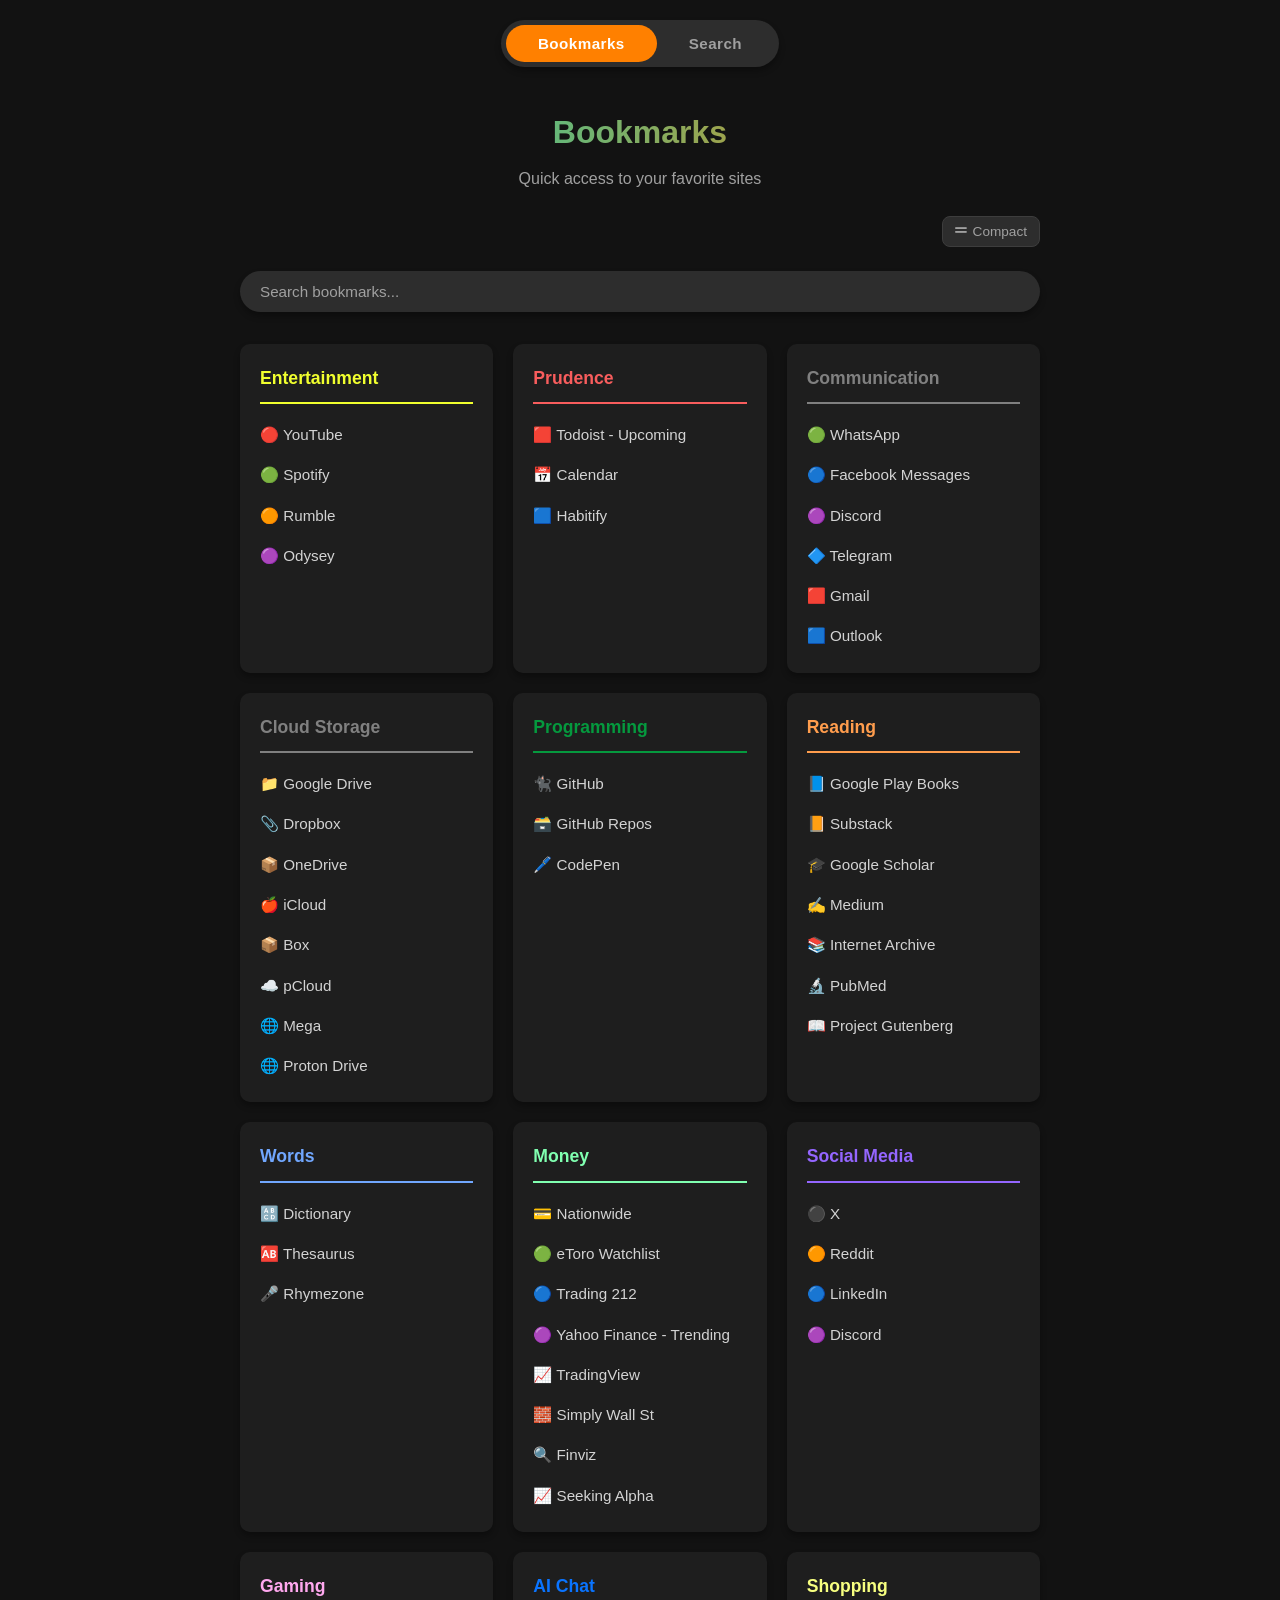
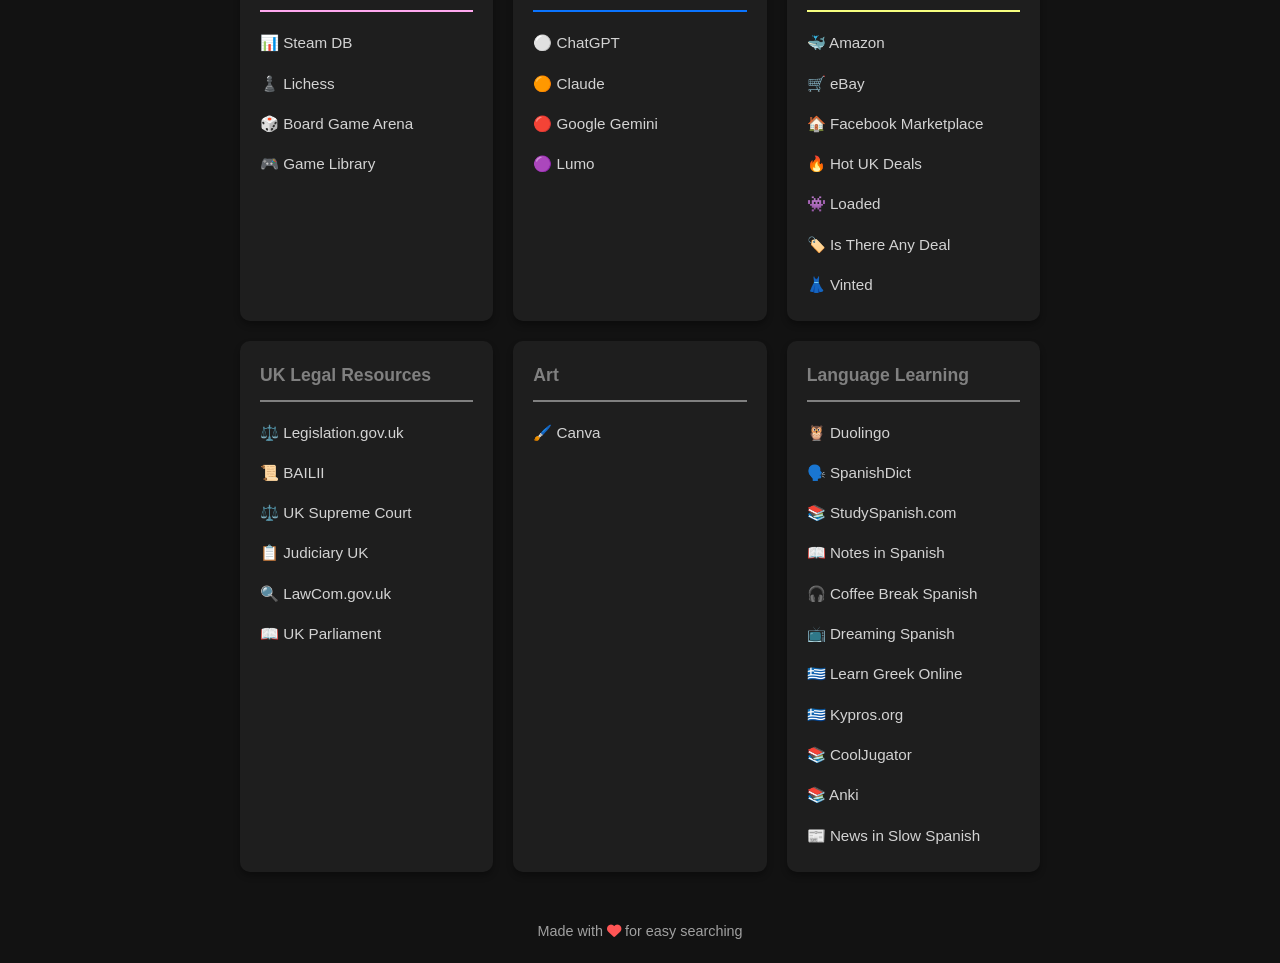
<file: index.html>
<!DOCTYPE html>
<html lang="en">
<head>
    <meta charset="UTF-8">
    <meta name="viewport" content="width=device-width, initial-scale=1.0">
    <title>🌍 Universal Search</title>
    <link rel="stylesheet" href="https://cdnjs.cloudflare.com/ajax/libs/font-awesome/6.4.0/css/all.min.css">
    <style>
        :root {
    --bg-color: #121212;
    --card-bg: #1e1e1e;
    --text-primary: lightgrey;
    --text-secondary: #a0a0a0;
    --accent-color: #ff8000;
    --accent-hover: #9a67ea;
    --input-bg: #2d2d2d;
    --input-border: #3d3d3d;
    --shadow: 0 4px 6px rgba(0, 0, 0, 0.3);
}

* {
    margin: 0;
    padding: 0;
    box-sizing: border-box;
    font-family: 'Segoe UI', Tahoma, Geneva, Verdana, sans-serif;
}

body {
    background-color: var(--bg-color);
    color: var(--text-primary);
    min-height: 100vh;
    display: flex;
    justify-content: center;
    align-items: flex-start;
    padding: 20px;
    line-height: 1.6;
}

.container {
    width: 100%;
    max-width: 800px;
    margin: 0 auto;
}

/* ── Nav Toggle ── */
.nav-toggle {
    display: flex;
    justify-content: center;
    margin-bottom: 2rem;
    background-color: var(--input-bg);
    border-radius: 30px;
    padding: 5px;
    width: fit-content;
    margin-left: auto;
    margin-right: auto;
    box-shadow: var(--shadow);
}

.nav-btn {
    padding: 10px 32px;
    border: none;
    border-radius: 25px;
    cursor: pointer;
    font-size: 0.95rem;
    font-weight: 600;
    transition: background-color 0.25s, color 0.25s;
    background: transparent;
    color: var(--text-secondary);
    letter-spacing: 0.03em;
}

.nav-btn.active {
    background-color: var(--accent-color);
    color: #fff;
}

.nav-btn:not(.active):hover {
    color: var(--text-primary);
}

/* ── Section visibility ── */
.section-panel {
    display: none;
}
.section-panel.visible {
    display: block;
}

header {
    text-align: center;
    margin-bottom: 2rem;
}

h1 {
    font-size: 2.5rem;
    margin-bottom: 0.5rem;
    background: linear-gradient(90deg, var(--accent-color), #03dac6);
    -webkit-background-clip: text;
    background-clip: text;
    color: transparent;
}

.subtitle {
    color: var(--text-secondary);
    font-size: 1rem;
}

.search-box {
    margin-bottom: 2rem;
}

.input-group {
    display: flex;
    border-radius: 30px;
    overflow: hidden;
    box-shadow: var(--shadow);
}

#search-input {
    flex: 1;
    padding: 15px 20px;
    border: none;
    background-color: var(--input-bg);
    color: var(--text-primary);
    font-size: 1rem;
    outline: none;
}

#search-input::placeholder {
    color: var(--text-secondary);
}

#search-button {
    padding: 0 25px;
    border: none;
    background-color: var(--accent-color);
    color: white;
    cursor: pointer;
    transition: background-color 0.3s;
}

#search-button:hover {
    background-color: var(--accent-hover);
}

.search-options {
    display: grid;
    grid-template-columns: repeat(auto-fill, minmax(120px, 1fr));
    gap: 15px;
    margin-top: 1.5rem;
}

.search-option {
    background-color: var(--card-bg);
    border-radius: 10px;
    padding: 15px;
    text-align: center;
    cursor: pointer;
    transition: transform 0.2s, box-shadow 0.2s;
    box-shadow: var(--shadow);
    display: flex;
    flex-direction: column;
    align-items: center;
    justify-content: center;
}

.search-option:hover {
    transform: translateY(-3px);
    box-shadow: 0 6px 12px rgba(0, 0, 0, 0.2);
}

.search-option i {
    font-size: 1.8rem;
    margin-bottom: 10px;
}

.search-option .name {
    font-size: 0.9rem;
    font-weight: 500;
}

/* Bookmarks Section Styles */
.bookmarks-section {
    padding-top: 0.5rem;
}

/* ── Dense view toggle button ── */
.bookmarks-toolbar {
    display: flex;
    align-items: center;
    justify-content: flex-end;
    margin-bottom: 1.5rem;
    gap: 8px;
}

.density-btn {
    background: var(--input-bg);
    border: 1px solid var(--input-border);
    border-radius: 8px;
    color: var(--text-secondary);
    cursor: pointer;
    padding: 7px 12px;
    font-size: 0.85rem;
    display: flex;
    align-items: center;
    gap: 6px;
    transition: background 0.2s, color 0.2s, border-color 0.2s;
    white-space: nowrap;
}

.density-btn:hover {
    color: var(--text-primary);
    border-color: var(--accent-color);
}

.density-btn.active {
    background: var(--accent-color);
    color: #fff;
    border-color: var(--accent-color);
}

/* ── Dense mode overrides ── */
.bookmarks-container.dense {
    grid-template-columns: repeat(auto-fill, minmax(160px, 1fr));
    gap: 10px;
}

.bookmarks-container.dense .bookmark-category {
    padding: 12px 14px;
    border-radius: 8px;
}

.bookmarks-container.dense .category-header {
    font-size: 0.8rem;
    margin-bottom: 8px;
    padding-bottom: 6px;
    letter-spacing: 0.05em;
    text-transform: uppercase;
}

.bookmarks-container.dense .bookmark-list {
    gap: 2px;
}

.bookmarks-container.dense .bookmark-item {
    font-size: 0.82rem;
    padding: 2px 0;
    line-height: 1.4;
}

.bookmarks-header {
    text-align: center;
    margin-bottom: 1.5rem;
}

.bookmarks-header h2 {
    font-size: 2rem;
    margin-bottom: 0.5rem;
    background: linear-gradient(90deg, #03dac6, var(--accent-color));
    -webkit-background-clip: text;
    background-clip: text;
    color: transparent;
}

.bookmarks-search {
    margin-bottom: 2rem;
}

.bookmarks-search input {
    width: 100%;
    padding: 12px 20px;
    border-radius: 30px;
    border: none;
    background-color: var(--input-bg);
    color: var(--text-primary);
    font-size: 0.95rem;
    outline: none;
    box-shadow: var(--shadow);
}

.bookmarks-search input::placeholder {
    color: var(--text-secondary);
}

.bookmarks-container {
    display: grid;
    grid-template-columns: repeat(auto-fill, minmax(250px, 1fr));
    gap: 20px;
}

.bookmark-category {
    background-color: var(--card-bg);
    border-radius: 10px;
    padding: 20px;
    box-shadow: var(--shadow);
}

.bookmark-category.hidden {
    display: none;
}

.category-header {
    font-size: 1.1rem;
    font-weight: 600;
    margin-bottom: 15px;
    padding-bottom: 10px;
    border-bottom: 2px solid;
}

.bookmark-list {
    display: flex;
    flex-direction: column;
    gap: 8px;
}

.bookmark-item {
    color: var(--text-primary);
    text-decoration: none;
    font-size: 0.95rem;
    transition: color 0.2s, transform 0.2s;
    display: block;
    padding: 4px 0;
}

.bookmark-item:hover {
    transform: translateX(5px);
    opacity: 0.8;
}

.bookmark-item.hidden {
    display: none;
}

.no-results {
    text-align: center;
    color: var(--text-secondary);
    padding: 40px 20px;
    font-size: 1.1rem;
    display: none;
}

.no-results.show {
    display: block;
}

footer {
    text-align: center;
    margin-top: 3rem;
    color: var(--text-secondary);
    font-size: 0.9rem;
}

footer i {
    color: #ff5555;
}

@media (max-width: 600px) {
    .search-options {
        grid-template-columns: repeat(auto-fill, minmax(100px, 1fr));
    }
    
    .bookmarks-container {
        grid-template-columns: 1fr;
    }
    
    h1 {
        font-size: 2rem;
    }
}
    </style>
</head>
<body>
    <div class="container">

        <!-- Nav Toggle -->
        <div class="nav-toggle">
            <button class="nav-btn active" id="btn-bookmarks" onclick="showSection('bookmarks')">Bookmarks</button>
            <button class="nav-btn" id="btn-search" onclick="showSection('search')">Search</button>
        </div>

        <!-- BOOKMARKS PANEL -->
        <div class="section-panel visible" id="panel-bookmarks">
            <section class="bookmarks-section">
                <div class="bookmarks-header">
                    <h2>Bookmarks</h2>
                    <p class="subtitle">Quick access to your favorite sites</p>
                </div>

                <div class="bookmarks-toolbar">
                    <button class="density-btn" id="density-toggle" title="Toggle compact view">
                        <i class="fas fa-grip-lines"></i>
                        <span id="density-label">Compact</span>
                    </button>
                </div>

                <div class="bookmarks-search">
                    <input type="text" id="bookmarks-search-input" placeholder="Search bookmarks...">
                </div>

                <div class="bookmarks-container" id="bookmarks-container"></div>

                <div class="no-results" id="no-results">
                    No bookmarks found matching your search.
                </div>
            </section>
        </div>

        <!-- SEARCH PANEL -->
        <div class="section-panel" id="panel-search">
            <header>
                <h1>Universal Search</h1>
                <p class="subtitle">Search across multiple platforms</p>
            </header>

            <main>
                <div class="search-box">
                    <div class="input-group">
                        <input type="text" id="search-input" placeholder="Enter your search term...">
                        <button id="search-button">
                            <i class="fas fa-search"></i>
                        </button>
                    </div>
                </div>

                <div class="search-options">
                    <!-- Search options populated by JS -->
                </div>
            </main>
        </div>

        <footer>
            <p>Made with <i class="fas fa-heart"></i> for easy searching</p>
        </footer>
    </div>

    <script>
       // Array of search options - easily editable by developers
const searchOptions = [
    // Search Engines
    {
        name: "Google",
        icon: "fab fa-google",
        url: "https://www.google.com/search?q=",
        home: "https://www.google.com/",
        color: "#f9d347"
    },
    {
        name: "DuckDuckGo",
        icon: "fas fa-search",
        url: "https://duckduckgo.com/?q=",
        home: "https://duckduckgo.com/",
        color: "#DE5833"
    },
    {
        name: "Brave Search",
        icon: "fab fa-brave",
        url: "https://search.brave.com/search?q=",
        home: "https://search.brave.com/",
        color: "#FB542B"
    },
    {
        name: "YouTube",
        icon: "fab fa-youtube",
        url: "https://www.youtube.com/results?search_query=",
        home: "https://www.youtube.com/",
        color: "#FF0000"
    },
    {
        name: "Google Images",
        icon: "fab fa-google",
        url: "https://www.google.com/search?tbm=isch&q=",
        home: "https://images.google.com/",
        color: "#34A853"
    },
    {
        name: "Thesaurus",
        icon: "fa-solid fa-book",
        url: "https://www.onelook.com/thesaurus/?s=",
        home: "https://www.onelook.com/thesaurus/",
        color: "#6495ED"
    },
    {
        name: "RhymeZone",
        icon: "fa-solid fa-headphones",
        url: "https://www.rhymezone.com/r/rhyme.cgi?Word=",
        home: "https://www.rhymezone.com/",
        color: "#ecd13c"
    },
    {
        name: "Etymology Online",
        icon: "fa-solid fa-language",
        url: "https://www.etymonline.com/search?q=",
        home: "https://www.etymonline.com/",
        color: "#8B6914"
    },
    // Gaming
    {
        name: "Steam DB",
        icon: "fa-brands fa-steam-symbol",
        url: "https://steamdb.info/search/?a=all&q=",
        home: "https://steamdb.info/",
        color: "#5a91d7"
    },
    {
        name: "CD Keys",
        icon: "fa-solid fa-gamepad",
        url: "https://www.cdkeys.com/#q=",
        home: "https://www.cdkeys.com/",
        color: "#5a91d7"
    },
    {
        name: "HowLongToBeat",
        icon: "fa-solid fa-clock",
        url: "https://howlongtobeat.com/?q=",
        home: "https://howlongtobeat.com/",
        color: "#F5A623"
    },
    // Research & Academia
    {
        name: "Google Scholar",
        icon: "fab fa-google",
        url: "https://scholar.google.com/scholar?q=",
        home: "https://scholar.google.com/",
        color: "#4285F4"
    },
    {
        name: "PubMed",
        icon: "fa-solid fa-microscope",
        url: "https://pubmed.ncbi.nlm.nih.gov/?term=",
        home: "https://pubmed.ncbi.nlm.nih.gov/",
        color: "#326599"
    },
    {
        name: "ResearchGate",
        icon: "fa-solid fa-flask",
        url: "https://www.researchgate.net/search?q=",
        home: "https://www.researchgate.net/",
        color: "#00CCBB"
    },
    {
        name: "Semantic Scholar",
        icon: "fa-solid fa-atom",
        url: "https://www.semanticscholar.org/search?q=",
        home: "https://www.semanticscholar.org/",
        color: "#B31B1B"
    },
    {
        name: "Internet Archive",
        icon: "fa-solid fa-box-archive",
        url: "https://archive.org/search?query=",
        home: "https://archive.org/",
        color: "#428BCA"
    },
    // Legal
    {
        name: "Legislation.gov.uk",
        icon: "fa-solid fa-scale-balanced",
        url: "https://www.legislation.gov.uk/search?text=",
        home: "https://www.legislation.gov.uk/",
        color: "#003078"
    },
    {
        name: "BAILII",
        icon: "fa-solid fa-gavel",
        url: "https://www.bailii.org/cgi-bin/lucy_search_engine.cgi?querytarget=all&querystring=",
        home: "https://www.bailii.org/",
        color: "#8B0000"
    },
    {
        name: "Find Case Law",
        icon: "fa-solid fa-landmark",
        url: "https://caselaw.nationalarchives.gov.uk/search?query=",
        home: "https://caselaw.nationalarchives.gov.uk/",
        color: "#1d70b8"
    },
    // Social Media
    {
        name: "Twitter",
        icon: "fab fa-twitter",
        url: "https://twitter.com/search?q=",
        home: "https://twitter.com/",
        color: "#1DA1F2"
    },
    {
        name: "Reddit",
        icon: "fa-brands fa-reddit-alien",
        url: "https://www.reddit.com/search/?q=",
        home: "https://www.reddit.com/",
        color: "#FF5700"
    },
    {
        name: "Instagram Hashtag",
        icon: "fa-brands fa-instagram",
        url: "https://www.instagram.com/explore/tags/",
        home: "https://www.instagram.com/",
        color: "#C13584"
    },
    {
        name: "LinkedIn",
        icon: "fab fa-linkedin",
        url: "https://www.linkedin.com/search/results/all/?keywords=",
        home: "https://www.linkedin.com/",
        color: "#0077B5"
    },
    {
        name: "Pinterest",
        icon: "fab fa-pinterest",
        url: "https://www.pinterest.com/search/pins/?q=",
        home: "https://www.pinterest.com/",
        color: "#E60023"
    },
    // Shopping
    {
        name: "Amazon",
        icon: "fab fa-amazon",
        url: "https://www.amazon.co.uk/s?k=",
        home: "https://www.amazon.co.uk/",
        color: "#FF9900"
    },
    {
        name: "eBay",
        icon: "fab fa-ebay",
        url: "https://www.ebay.co.uk/sch/i.html?_nkw=",
        home: "https://www.ebay.co.uk/",
        color: "#E53238"
    },
    {
        name: "Facebook Marketplace",
        icon: "fab fa-facebook",
        url: "https://www.facebook.com/marketplace/glasgow/search?query=",
        home: "https://www.facebook.com/marketplace/",
        color: "#1877F2"
    },
    {
        name: "Vinted",
        icon: "fa-solid fa-shirt",
        url: "https://www.vinted.co.uk/catalog?search_text=",
        home: "https://www.vinted.co.uk/",
        color: "#217682"
    },
    // Entertainment
    {
        name: "IMDb",
        icon: "fab fa-imdb",
        url: "https://www.imdb.com/find?q=",
        home: "https://www.imdb.com/",
        color: "#F5C518"
    },
    {
        name: "Spotify",
        icon: "fab fa-spotify",
        url: "https://open.spotify.com/search/",
        home: "https://open.spotify.com/",
        color: "#1DB954"
    },
    {
        name: "Soundcloud",
        icon: "fab fa-soundcloud",
        url: "https://soundcloud.com/search?q=",
        home: "https://soundcloud.com/",
        color: "#FF5500"
    },
    // Learning
    {
        name: "Google Maps",
        icon: "fas fa-map-marker-alt",
        url: "https://www.google.com/maps/search/",
        home: "https://www.google.com/maps/",
        color: "#34A853"
    },
    {
        name: "Wikipedia",
        icon: "fab fa-wikipedia-w",
        url: "https://en.wikipedia.org/wiki/Special:Search?search=",
        home: "https://en.wikipedia.org/",
        color: "#FFFFFF"
    },
    {
        name: "Google Arts and Culture",
        icon: "fas fa-paint-brush",
        url: "https://artsandculture.google.com/search?q=",
        home: "https://artsandculture.google.com/",
        color: "#34A853"
    },
    {
        name: "Substack",
        icon: "fa-solid fa-bookmark",
        url: "https://substack.com/search/",
        home: "https://substack.com/",
        color: "#FF4500"
    },
    {
        name: "Quora",
        icon: "fab fa-quora",
        url: "https://www.quora.com/search?q=",
        home: "https://www.quora.com/",
        color: "#B92B27"
    },
    {
        name: "LessWrong",
        icon: "fa-solid fa-brain",
        url: "https://www.lesswrong.com/search?query=",
        home: "https://www.lesswrong.com/",
        color: "#ffffff"
    },
    {
        name: "LibGen",
        icon: "fab fa-stack-overflow",
        url: "https://libgen.li/index.php?req=",
        home: "https://libgen.li/",
        color: "#1d3a87"
    },
    // Programming
    {
        name: "GitHub",
        icon: "fab fa-github",
        url: "https://github.com/search?q=",
        home: "https://github.com/",
        color: "#8B5CF6"
    }
];

// Bookmarks data
const bookmarks = [
    
    // Entertainment 
    { name: "🔴 YouTube", url: "https://www.youtube.com/", category: "Entertainment", tags: ["Entertainment", "Learning", "Video"] },
    { name: "🟢 Spotify", url: "https://open.spotify.com/", category: "Entertainment", tags: ["Entertainment", "Learning", "Podcast", "Music"] },
    { name: "🟠 Rumble", url: "https://rumble.com/", category: "Entertainment", tags: ["Entertainment", "Learning", "Podcast"] },
    { name: "🟣 Odysey", url: "https://odysee.com/", category: "Entertainment", tags: ["Entertainment", "Learning", "Podcast"] },
   
    // Prudence 
    { name: "🟥 Todoist - Upcoming", url: "https://app.todoist.com/app/upcoming", category: "Prudence", tags: ["Prudence", "Planning"] },
    { name: "📅 Calendar", url: "https://calendar.google.com/calendar/u/0/r", category: "Prudence", tags: ["Prudence", "Planning"] },
    { name: "🟦 Habitify", url: "https://app.habitify.me/journal/all-habits", category: "Prudence", tags: ["Prudence", "Planning"] },

    // Communication
    { name: "🟢 WhatsApp", url: "https://web.whatsapp.com/", category: "Communication", tags: ["Messaging", "Chat", "Mobile"] },
    { name: "🔵 Facebook Messages", url: "https://www.facebook.com/messages/", category: "Communication", tags: ["Messaging", "Chat", "Social"] },
    { name: "🟣 Discord", url: "https://discord.com/app", category: "Communication", tags: ["Messaging", "Gaming", "Voice Chat", "Community"] },
    { name: "🔷 Telegram", url: "https://web.telegram.org/", category: "Communication", tags: ["Messaging", "Chat", "Secure"] },
    { name: "🟥 Gmail", url: "https://mail.google.com/", category: "Communication", tags: ["Email", "Work", "Personal"] },
    { name: "🟦 Outlook", url: "https://outlook.live.com/", category: "Communication", tags: ["Email", "Work", "Calendar"] },

    // Cloud Storage
    { name: "📁 Google Drive", url: "https://drive.google.com/", category: "Cloud Storage", tags: ["Free: 15GB", "Integration", "Docs", "Photos"] },
    { name: "📎 Dropbox", url: "https://www.dropbox.com/", category: "Cloud Storage", tags: ["Free: 2GB", "Sync", "Backup", "Business"] },
    { name: "📦 OneDrive", url: "https://onedrive.live.com/", category: "Cloud Storage", tags: ["Free: 5GB", "Microsoft", "Office", "Windows"] },
    { name: "🍎 iCloud", url: "https://www.icloud.com/", category: "Cloud Storage", tags: ["Free: 5GB", "Apple", "Photos", "Backup"] },
    { name: "📦 Box", url: "https://www.box.com/", category: "Cloud Storage", tags: ["Free: 10GB", "Business", "Enterprise", "Collaboration"] },
    { name: "☁️ pCloud", url: "https://www.pcloud.com/", category: "Cloud Storage", tags: ["Free: 10GB", "Encryption", "Lifetime Plans", "Privacy"] },
    { name: "🌐 Mega", url: "https://mega.nz/", category: "Cloud Storage", tags: ["Free: 20GB", "Encrypted", "Privacy", "NZ"] },
    { name: "🌐 Proton Drive", url: "https://proton.me/drive", category: "Cloud Storage", tags: ["Free: 1GB", "Encrypted", "Privacy", "Swiss"] },
    
    // Programming 
    { name: "🐈‍⬛ GitHub", url: "https://github.com", category: "Programming", tags: ["development", "code", "repository", "version control", "git"] },
    { name: "🗃️ GitHub Repos", url: "https://github.com/kay-who-codes?tab=repositories", category: "Programming", tags: ["development", "code", "repository", "version control", "git"] },
    { name: "🖊️ CodePen", url: "https://codepen.io", category: "Programming", tags: ["development", "code", "frontend", "playground"] },
   
    // Reading 
    { name: "📘 Google Play Books", url: "https://play.google.com/books", category: "Reading", tags: ["Learning", "reading", "books"] },
    { name: "📙 Substack", url: "https://substack.com/", category: "Reading", tags: ["Learning", "reading", "writing", "articles", "blogs"] },
    { name: "🎓 Google Scholar", url: "https://scholar.google.com", category: "Reading", tags: ["Learning", "academic", "research", "papers", "journals"] },
    { name: "✍️ Medium", url: "https://medium.com", category: "Reading", tags: ["Learning", "reading", "articles", "blogs", "writing"] },
    { name: "📚 Internet Archive", url: "https://archive.org", category: "Reading", tags: ["Learning", "reading", "books", "digital library", "historical"] },
    { name: "🔬 PubMed", url: "https://pubmed.ncbi.nlm.nih.gov", category: "Reading", tags: ["Learning", "medical", "research", "papers", "science"] },
    { name: "📖 Project Gutenberg", url: "https://www.gutenberg.org", category: "Reading", tags: ["Learning", "reading", "books", "classics", "free ebooks"] },
        
    // Words 
    { name: "🔠 Dictionary", url: "https://www.thefreedictionary.com/", category: "Words", tags: ["Learning", "words", "writing", "lyricism", "music"] },
    { name: "🆎 Thesaurus", url: "https://www.thefreedictionary.com/", category: "Words", tags: ["Learning", "words", "writing", "lyricism", "music"] },
    { name: "🎤 Rhymezone", url: "https://www.rhymezone.com/", category: "Words", tags: ["Learning", "words", "writing", "lyricism", "music"] },
    
    // Money 
    { name: "💳 Nationwide", url: "https://www.nationwide.co.uk/", category: "Money", tags: ["money", "fiat"] },
    { name: "🟢 eToro Watchlist", url: "https://www.etoro.com/watchlists", category: "Money", tags: ["Learning", "money", "investing", "fiat"] },
    { name: "🔵 Trading 212", url: "https://www.trading212.com/", category: "Money", tags: ["Learning", "money", "investing", "fiat"] },
    { name: "🟣 Yahoo Finance - Trending", url: "https://uk.finance.yahoo.com/markets/stocks/trending/", category: "Money", tags: ["Learning", "money", "investing", "fiat"] },
    { name: "📈 TradingView", url: "https://www.tradingview.com", category: "Money", tags: ["Learning", "money", "investing", "charts", "technical analysis", "stocks"] },
    { name: "🧱 Simply Wall St", url: "https://simplywall.st", category: "Money", tags: ["Learning", "money", "investing", "stocks", "analysis", "visualization"] },
    { name: "🔍 Finviz", url: "https://finviz.com", category: "Money", tags: ["Learning", "money", "investing", "stocks", "screener", "charts"] },
    { name: "📈 Seeking Alpha", url: "https://seekingalpha.com/sectors", category: "Money", tags: ["Learning", "money", "investing", "stocks", "analysis", "articles"] },

    // Social Media
    { name: "⚫ X", url: "https://x.com", category: "Social Media", tags: ["social", "microblogging", "news"] },
    { name: "🟠 Reddit", url: "https://www.reddit.com", category: "Social Media", tags: ["social", "community", "forums", "discussion"] },
    { name: "🔵 LinkedIn", url: "https://www.linkedin.com", category: "Social Media", tags: ["social", "professional", "networking", "jobs"] },
    { name: "🟣 Discord", url: "https://discord.com", category: "Social Media", tags: ["social", "chat", "community", "voice"] },
    
    // Gaming 
    { name: "📊 Steam DB", url: "https://steamdb.info/", category: "Gaming", tags: ["gaming", "learning", "statistics"] },
    { name: "♟️ Lichess", url: "http://lichess.org/", category: "Gaming", tags: ["gaming", "strategy", "multiplayer"] },
    { name: "🎲 Board Game Arena", url: "https://boardgamearena.com", category: "Gaming", tags: ["gaming", "Board Games", "multiplayer"] },
    { name: "🎮 Game Library", url: "https://github.com/kay-who-codes/Game-Library", category: "Gaming", tags: ["gaming", "collection", "tracker", "web app"] },
    
    // AI Chat 
    { name: "⚪ ChatGPT", url: "https://chat.openai.com", category: "AI Chat", tags: ["ai", "chatbot", "assistant", "openai"] },
    { name: "🟠 Claude", url: "https://claude.ai", category: "AI Chat", tags: ["ai", "chatbot", "assistant", "anthropic"] },
    { name: "🔴 Google Gemini", url: "https://gemini.google.com", category: "AI Chat", tags: ["ai", "chatbot", "assistant", "google"] },
    { name: "🟣 Lumo", url: "https://lumo.proton.me/u/0/", category: "AI Chat", tags: ["ai", "chatbot", "private", "assistant"] },
    
    // Shopping 
    { name: "🐳 Amazon", url: "https://www.amazon.co.uk/", category: "Shopping", tags: ["shopping"] },
    { name: "🛒 eBay", url: "http://www.ebay.co.uk/", category: "Shopping", tags: ["shopping"] },
    { name: "🏠 Facebook Marketplace", url: "http://facebook.com/marketplace", category: "Shopping", tags: ["shopping", "Secondhand"] },
    { name: "🔥 Hot UK Deals", url: "http://hotukdeals.com/", category: "Shopping", tags: ["shopping"] },
    { name: "👾 Loaded", url: "http://loaded.com/", category: "Shopping", tags: ["shopping", "gaming"] },
    { name: "🏷️ Is There Any Deal", url: "https://isthereanydeal.com/deals/#filter:N4Iglgdg6ghmAuAbMBneIBc8BOBXApgL5A==", category: "Shopping", tags: ["shopping", "gaming"] },
    { name: "👗 Vinted", url: "https://www.vinted.co.uk", category: "Shopping", tags: ["shopping", "Secondhand", "clothing", "fashion"] },

    // UK Legal Resources
    { name: "⚖️ Legislation.gov.uk", url: "https://www.legislation.gov.uk", category: "UK Legal Resources", tags: ["legal", "statutes", "acts", "primary legislation", "government"] },
    { name: "📜 BAILII", url: "https://www.bailii.org", category: "UK Legal Resources", tags: ["legal", "case law", "judgments", "courts", "tribunals"] },
    { name: "⚖️ UK Supreme Court", url: "https://www.supremecourt.uk", category: "UK Legal Resources", tags: ["legal", "case law", "judgments", "courts", "appeals"] },
    { name: "📋 Judiciary UK", url: "https://www.judiciary.uk", category: "UK Legal Resources", tags: ["legal", "courts", "judgments", "sentencing", "guidance"] },
    { name: "🔍 LawCom.gov.uk", url: "https://lawcom.gov.uk", category: "UK Legal Resources", tags: ["legal", "law reform", "reports", "consultations", "commission"] },
    { name: "📖 UK Parliament", url: "https://www.parliament.uk/business/publications", category: "UK Legal Resources", tags: ["legal", "bills", "statutes", "parliamentary", "debates"] },
    
    // Art 
    { name: "🖌️ Canva", url: "https://www.canva.com", category: "Art", tags: ["design", "graphics", "art"] },

    // Language Learning
    { name: "🦉 Duolingo", url: "https://www.duolingo.com/", category: "Language Learning", tags: ["Free", "Spanish", "Greek", "Gamified", "Mobile"] },
    { name: "🗣️ SpanishDict", url: "https://www.spanishdict.com/", category: "Language Learning", tags: ["Free", "Spanish", "Dictionary", "Conjugations", "Grammar"] },
    { name: "📚 StudySpanish.com", url: "https://studyspanish.com/", category: "Language Learning", tags: ["Free/Paid", "Spanish", "Grammar", "Lessons"] },
    { name: "📖 Notes in Spanish", url: "https://www.notesinspanish.com/", category: "Language Learning", tags: ["Free/Paid", "Spanish", "Podcast", "Real Conversations"] },
    { name: "🎧 Coffee Break Spanish", url: "https://coffeebreaklanguages.com/coffeebreakspanish/", category: "Language Learning", tags: ["Free/Paid", "Spanish", "Podcast", "Beginner"] },
    { name: "📺 Dreaming Spanish", url: "https://www.dreamingspanish.com/", category: "Language Learning", tags: ["Free/Paid", "Spanish", "Comprehensible Input", "Video"] },
    { name: "🇬🇷 Learn Greek Online", url: "https://www.learngreekonline.com/", category: "Language Learning", tags: ["Free/Paid", "Greek", "Lessons", "Grammar"] },
    { name: "🇬🇷 Kypros.org", url: "https://www.kypros.org/LearnGreek/", category: "Language Learning", tags: ["Free", "Greek", "Lessons", "Audio"] },
    { name: "📚 CoolJugator", url: "https://cooljugator.com/", category: "Language Learning", tags: ["Free", "Spanish", "Greek", "Verb Conjugation"] },
    { name: "📚 Anki", url: "https://apps.ankiweb.net/", category: "Language Learning", tags: ["Free", "Spanish", "Greek", "Flashcards", "SRS"] },,
    { name: "📰 News in Slow Spanish", url: "https://www.newsinslowspanish.com/", category: "Language Learning", tags: ["Paid", "Spanish", "News", "Listening"] }
    
];

// Category colors
const categoryColors = {
    "Entertainment": "#f1ff2e",
    "Prudence": "#f85d5d",
    "Programming": "#05993e",
    "Reading": "#ff9d4d",
    "Words": "#71a7fe",
    "Social Media": "#9466ff",
    "Money": "#80ffb0",
    "Gaming": "#ffa8ef",
    "AI Chat": "#0a74ff",
    "Shopping": "#f7ff80",
    "Tools": "#adadad"
};

// ── Section switching ──
function showSection(section) {
    document.getElementById('panel-bookmarks').classList.toggle('visible', section === 'bookmarks');
    document.getElementById('panel-search').classList.toggle('visible', section === 'search');
    document.getElementById('btn-bookmarks').classList.toggle('active', section === 'bookmarks');
    document.getElementById('btn-search').classList.toggle('active', section === 'search');

    // Auto-focus search input when switching to search
    if (section === 'search') {
        setTimeout(() => document.getElementById('search-input').focus(), 50);
    }
}

// DOM elements
const searchInput = document.getElementById('search-input');
const searchButton = document.getElementById('search-button');
const searchOptionsContainer = document.querySelector('.search-options');
const bookmarksSearchInput = document.getElementById('bookmarks-search-input');
const bookmarksContainer = document.getElementById('bookmarks-container');
const noResults = document.getElementById('no-results');

function init() {
    renderSearchOptions();
    renderBookmarks();
    setupEventListeners();
    // Restore saved density preference
    if (localStorage.getItem('bookmarksDense') === 'true') {
        bookmarksContainer.classList.add('dense');
        document.getElementById('density-toggle').classList.add('active');
        document.getElementById('density-label').textContent = 'Comfortable';
        document.querySelector('#density-toggle i').className = 'fas fa-th-large';
    }
}

function renderSearchOptions() {
    searchOptionsContainer.innerHTML = '';
    searchOptions.forEach(option => {
        const optionElement = document.createElement('div');
        optionElement.className = 'search-option';
        optionElement.dataset.url = option.url;
        optionElement.dataset.home = option.home || option.url;
        optionElement.innerHTML = `
            <i class="${option.icon}" style="color: ${option.color}"></i>
            <span class="name">${option.name}</span>
        `;
        searchOptionsContainer.appendChild(optionElement);
    });
}

function renderBookmarks() {
    bookmarksContainer.innerHTML = '';
    const bookmarksByCategory = {};
    bookmarks.forEach(bookmark => {
        if (!bookmarksByCategory[bookmark.category]) {
            bookmarksByCategory[bookmark.category] = [];
        }
        bookmarksByCategory[bookmark.category].push(bookmark);
    });

    Object.keys(bookmarksByCategory).forEach(category => {
        const categoryCard = document.createElement('div');
        categoryCard.className = 'bookmark-category';
        categoryCard.dataset.category = category;

        const categoryColor = categoryColors[category] || '#808080';

        const categoryHeader = document.createElement('div');
        categoryHeader.className = 'category-header';
        categoryHeader.style.borderColor = categoryColor;
        categoryHeader.style.color = categoryColor;
        categoryHeader.textContent = category;

        const bookmarkList = document.createElement('div');
        bookmarkList.className = 'bookmark-list';

        bookmarksByCategory[category].forEach(bookmark => {
            const bookmarkLink = document.createElement('a');
            bookmarkLink.href = bookmark.url;
            bookmarkLink.className = 'bookmark-item';
            bookmarkLink.target = '_blank';
            bookmarkLink.textContent = bookmark.name;
            bookmarkLink.dataset.name = bookmark.name.toLowerCase();
            bookmarkLink.dataset.tags = bookmark.tags.join(' ').toLowerCase();
            bookmarkLink.style.color = "lightgrey";
            bookmarkList.appendChild(bookmarkLink);
        });

        categoryCard.appendChild(categoryHeader);
        categoryCard.appendChild(bookmarkList);
        bookmarksContainer.appendChild(categoryCard);
    });
}

function filterBookmarks(searchTerm) {
    const term = searchTerm.toLowerCase().trim();
    const categories = document.querySelectorAll('.bookmark-category');
    let visibleCount = 0;

    if (term === '') {
        categories.forEach(category => {
            category.classList.remove('hidden');
            category.querySelectorAll('.bookmark-item').forEach(item => item.classList.remove('hidden'));
        });
        noResults.classList.remove('show');
        return;
    }

    categories.forEach(category => {
        const bookmarkItems = category.querySelectorAll('.bookmark-item');
        let categoryHasVisibleItems = false;

        bookmarkItems.forEach(item => {
            const matches = item.dataset.name.includes(term) || item.dataset.tags.includes(term);
            item.classList.toggle('hidden', !matches);
            if (matches) { categoryHasVisibleItems = true; visibleCount++; }
        });

        category.classList.toggle('hidden', !categoryHasVisibleItems);
    });

    noResults.classList.toggle('show', visibleCount === 0);
}

function setupEventListeners() {
    searchButton.addEventListener('click', () => performSearch());

    searchInput.addEventListener('keypress', (e) => {
        if (e.key === 'Enter') performSearch();
    });

    // Search option clicks — open home if no search term, otherwise search
    document.querySelectorAll('.search-option').forEach(option => {
        option.addEventListener('click', function () {
            const searchTerm = searchInput.value.trim();
            if (!searchTerm) {
                window.open(this.dataset.home, '_blank');
            } else {
                window.open(this.dataset.url + encodeURIComponent(searchTerm), '_blank');
            }
        });
    });

    bookmarksSearchInput.addEventListener('input', (e) => {
        filterBookmarks(e.target.value);
    });

    // Density toggle
    document.getElementById('density-toggle').addEventListener('click', function () {
        const isDense = bookmarksContainer.classList.toggle('dense');
        this.classList.toggle('active', isDense);
        document.getElementById('density-label').textContent = isDense ? 'Comfortable' : 'Compact';
        this.querySelector('i').className = isDense ? 'fas fa-th-large' : 'fas fa-grip-lines';
        localStorage.setItem('bookmarksDense', isDense);
    });
}

function performSearch() {
    const searchTerm = searchInput.value.trim();
    if (!searchTerm) {
        searchInput.focus();
        return;
    }
    window.open(searchOptions[0].url + encodeURIComponent(searchTerm), '_blank');
}

document.addEventListener('DOMContentLoaded', init);
    </script>
</body>
</html>
</file>
